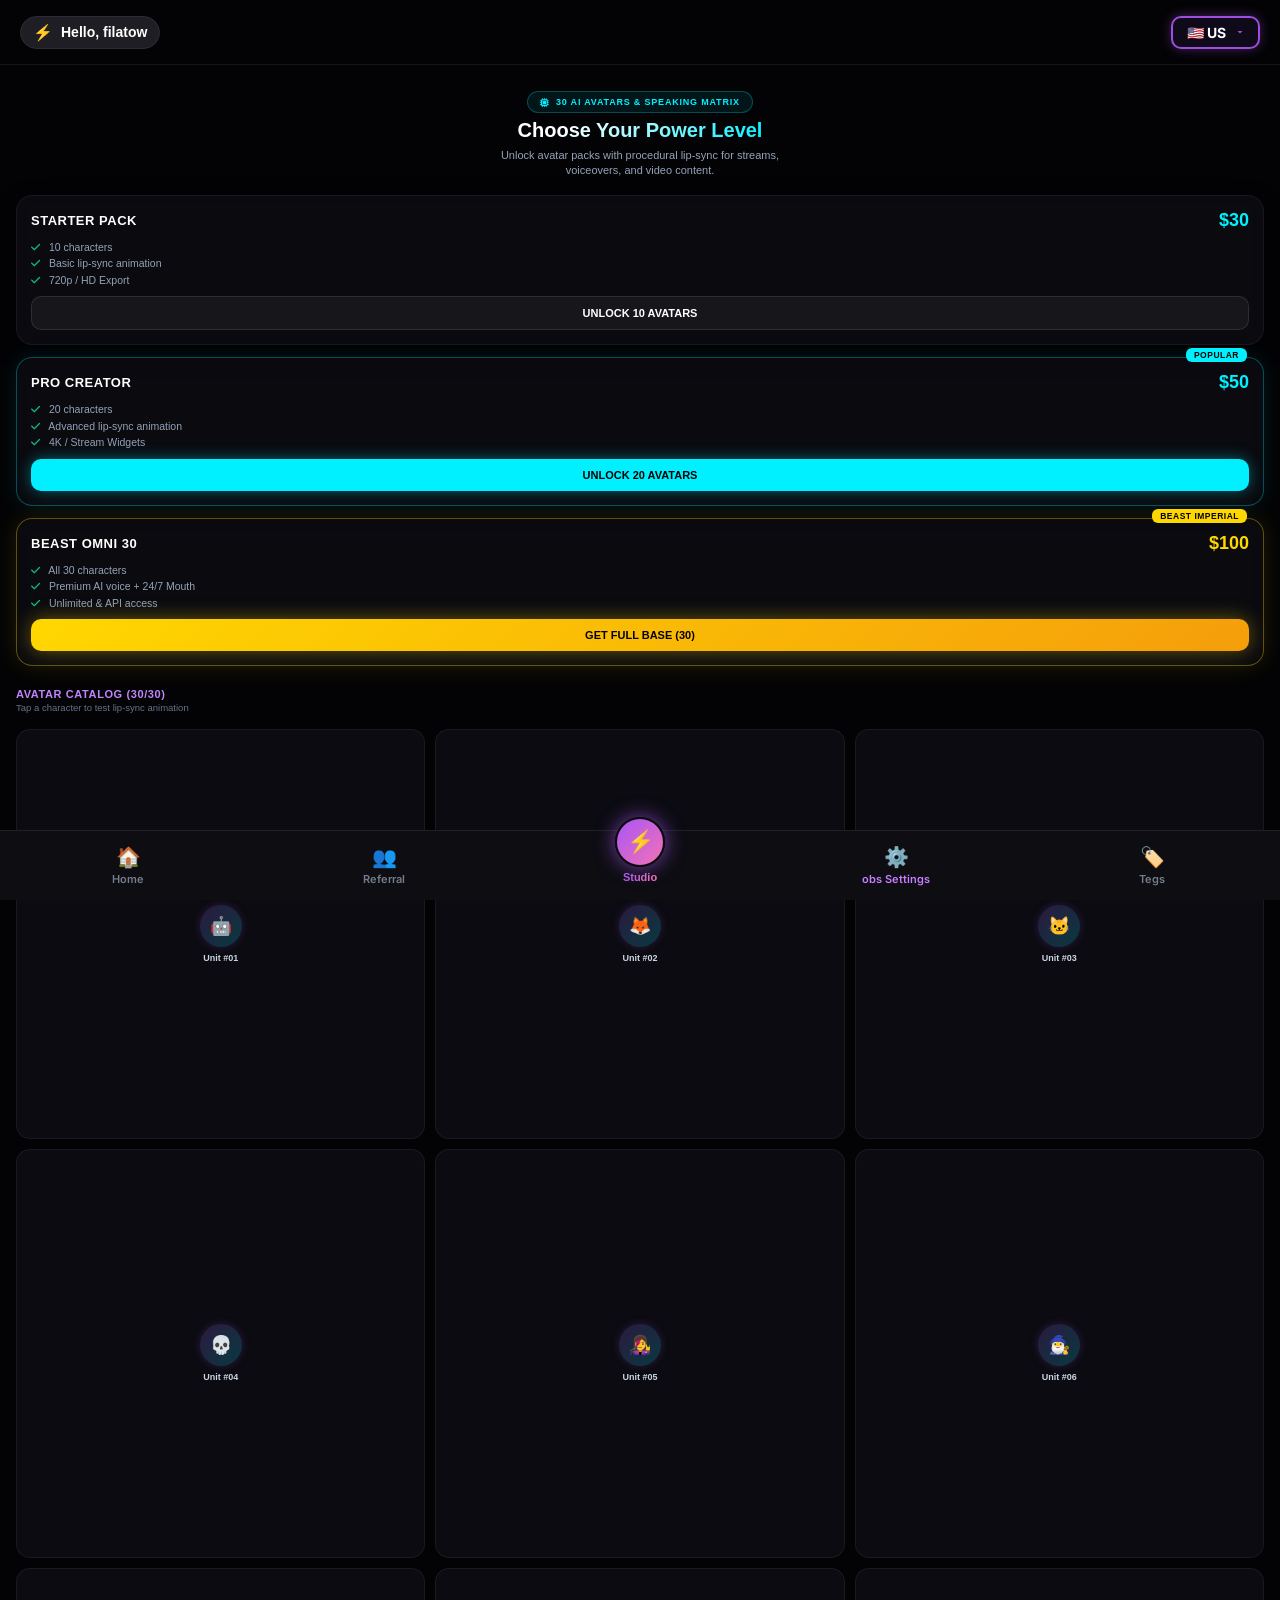
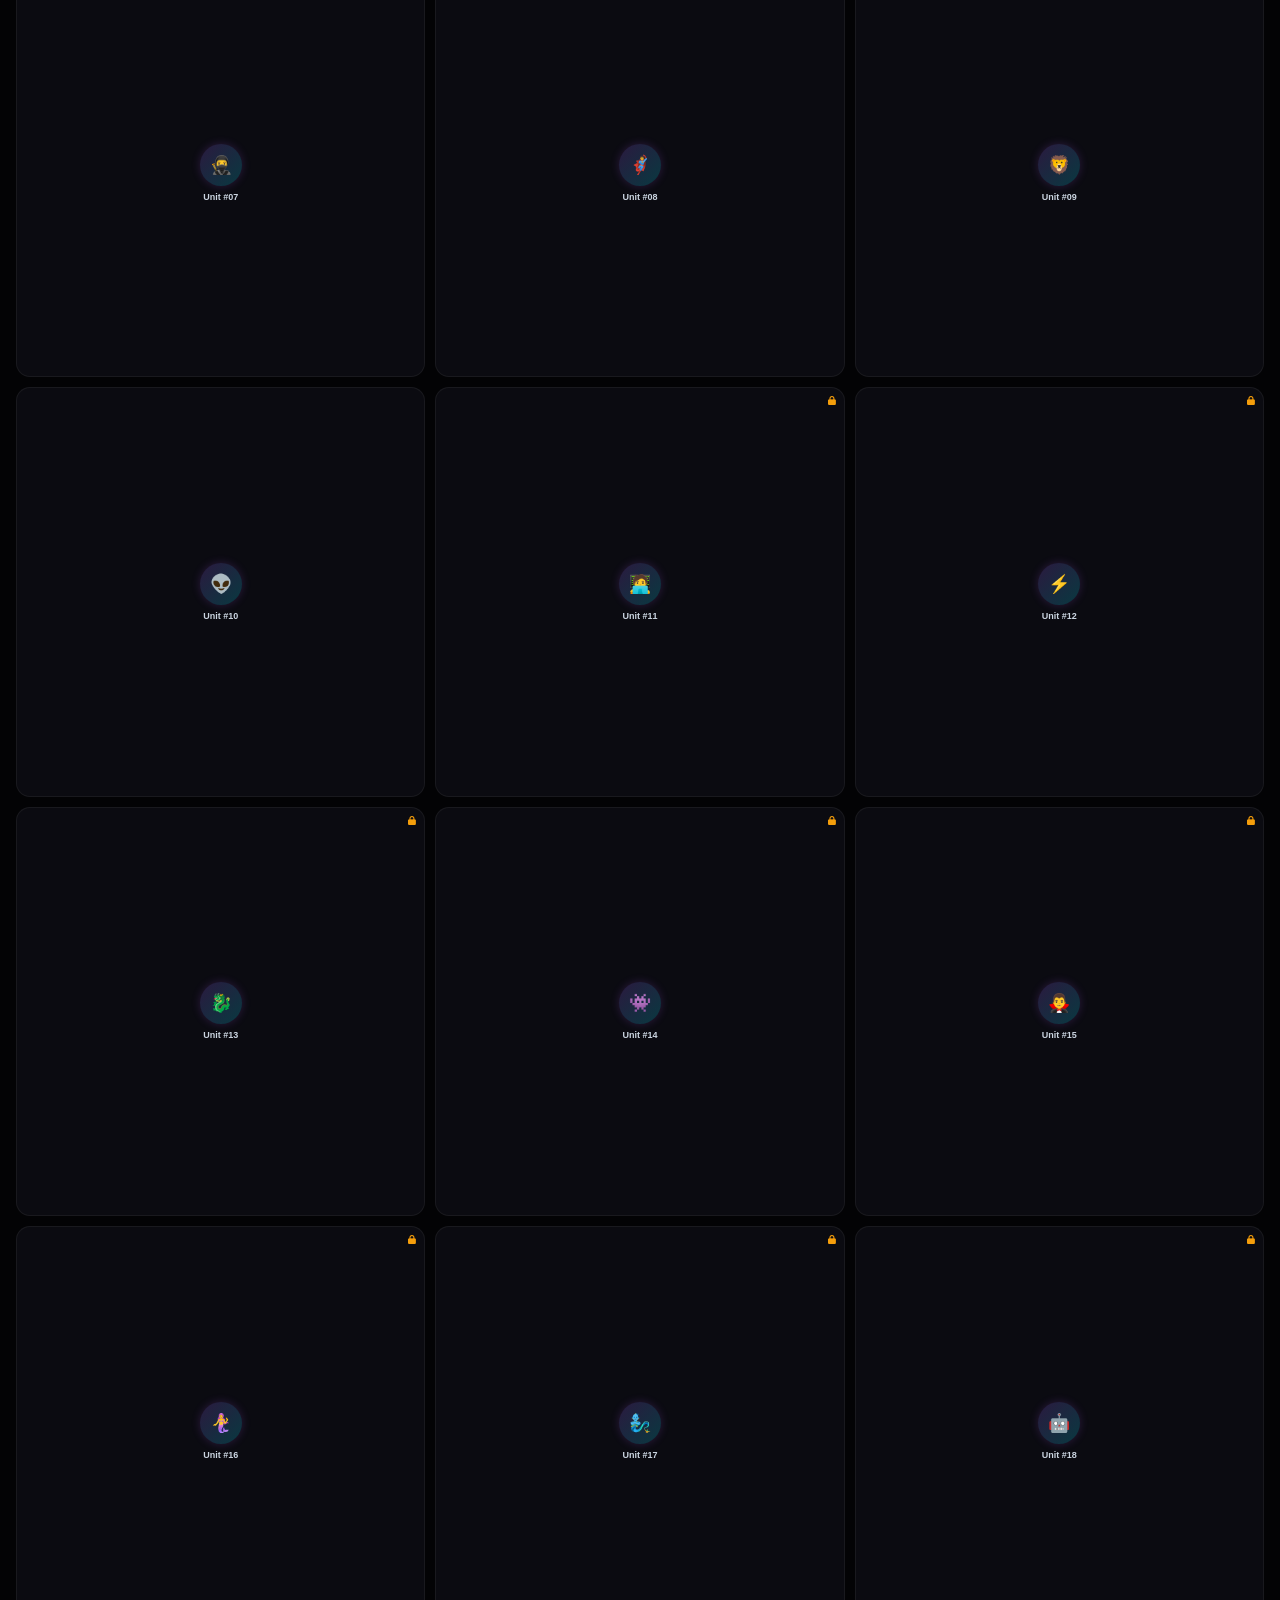
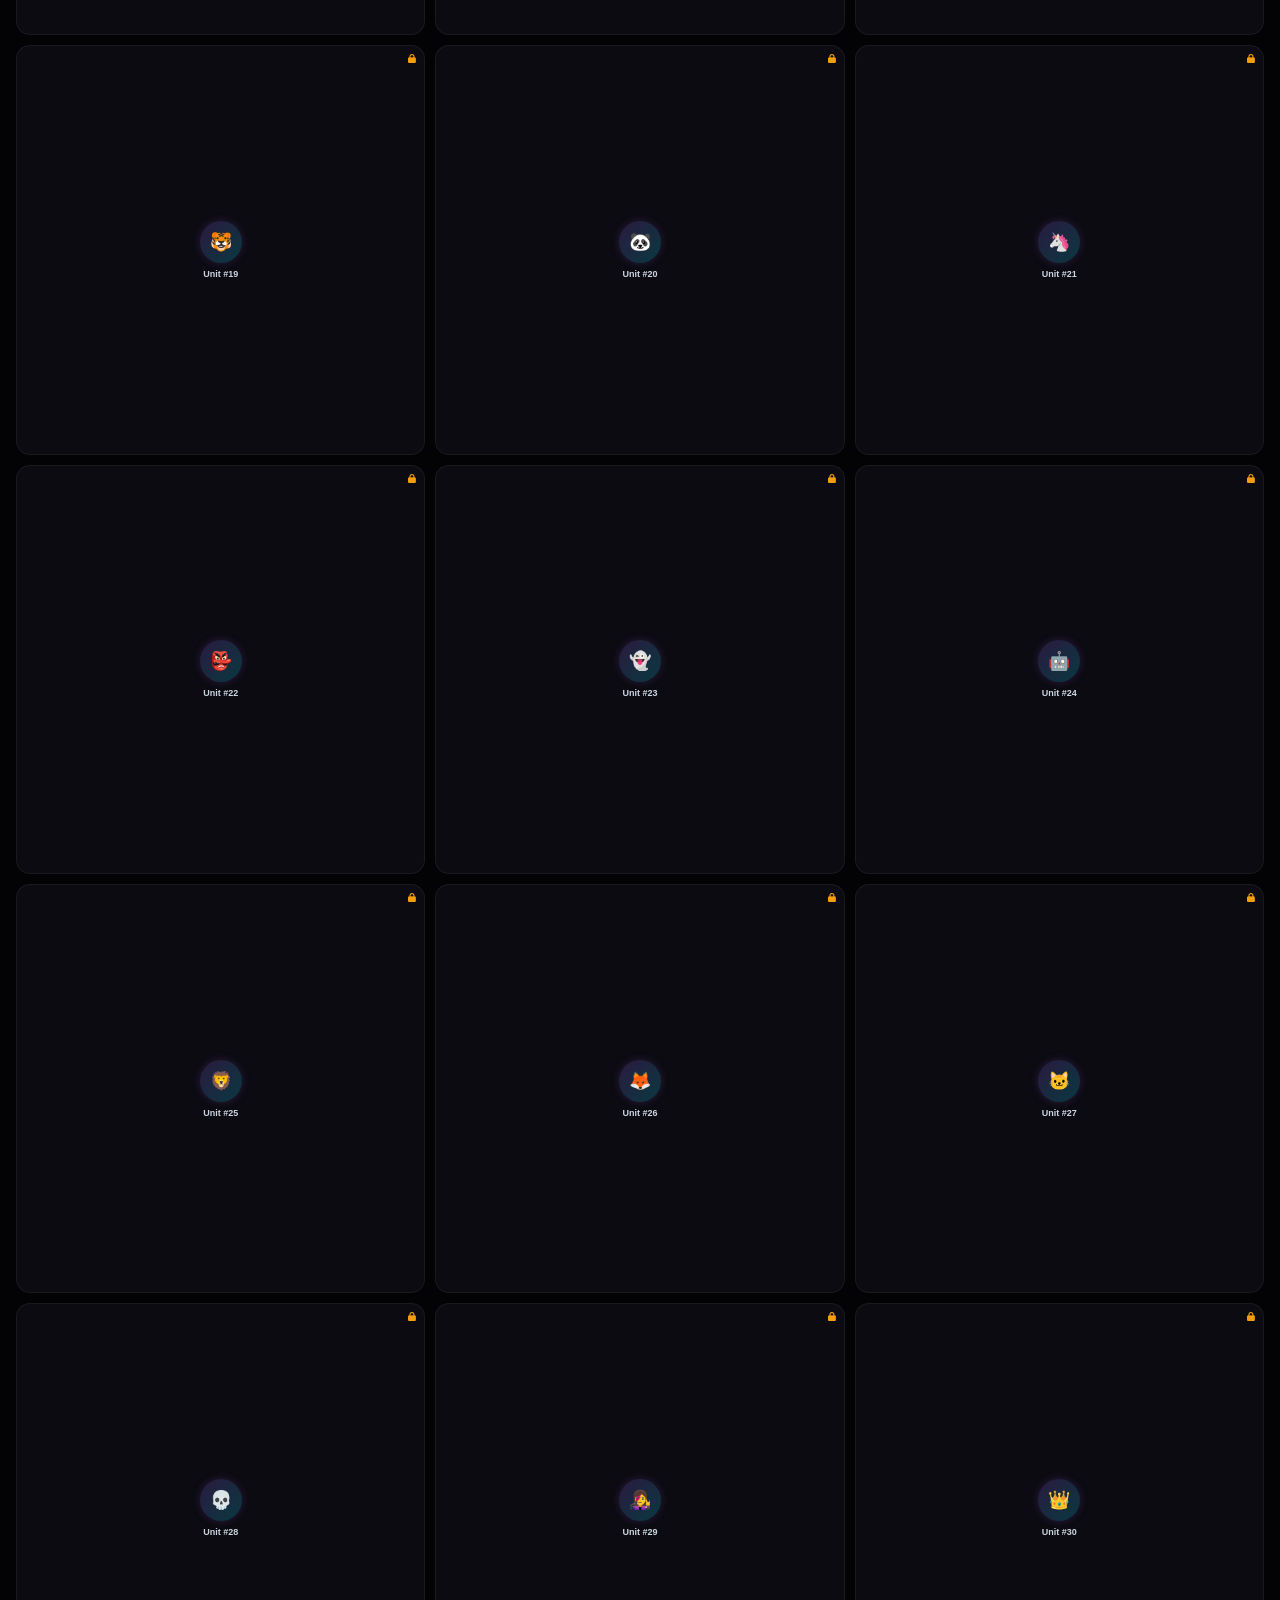
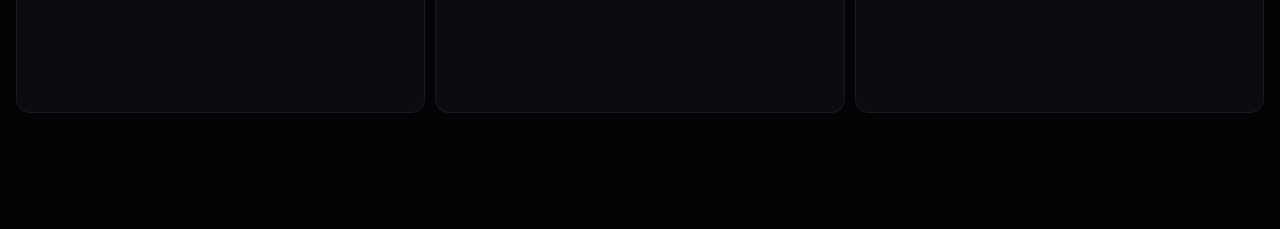
<file: obs.html>
<!DOCTYPE html>
<html lang="ru">
<head>
    <meta charset="UTF-8">
    <meta name="viewport" content="width=device-width, initial-scale=1.0, maximum-scale=1.0, user-scalable=no">
    <title>BEAST OMNI | AI Character Matrix</title>
    <script src="https://telegram.org/js/telegram-web-app.js"></script>
    <link rel="stylesheet" href="obs.css">
    <link rel="stylesheet" href="https://cdnjs.cloudflare.com/ajax/libs/font-awesome/6.4.0/css/all.min.css">
</head>
<body>

    <!-- Фоновые неоновые споты -->
    <div class="cyber-bg">
        <div class="glow-spot spot-1"></div>
        <div class="glow-spot spot-2"></div>
    </div>

    <div class="app-container">
        
        <!-- Единая шапка -->
        <header class="global-header">
            <div class="user-box">
                <span class="user-icon">⚡</span>
                <span class="username" id="user-greeting" data-i18n="greeting">Hello, filatow</span>
            </div>
            <select id="lang-dropdown">
                <option value="en" selected>🇺🇸 US</option>
                <option value="ru">🇷🇺 RU</option>
            </select>
        </header>

        <!-- Основной контент -->
        <main class="main-content content-area">
            
            <!-- Баннер -->
            <div class="hero-banner">
                <div class="badge-pill">
                    <i class="fa-solid fa-microchip"></i> <span data-i18n="studio_badge">30 AI AVATARS & SPEAKING MATRIX</span>
                </div>
                <h1 class="page-title" data-i18n="studio_title">Выбери свой уровень мощи</h1>
                <p class="page-subtitle" data-i18n="studio_desc">Разблокируй паки аватаров с процедурной анимацией рта для стримов, озвучки и видео-контента.</p>
            </div>

            <!-- Выбор пакетов -->
            <div class="pricing-tiers-grid">
                
                <!-- Пак 1: $30 -->
                <div class="tier-card" data-tier="1">
                    <div class="tier-header">
                        <span class="t-name">STARTER PACK</span>
                        <span class="t-price">$30</span>
                    </div>
                    <div class="tier-features">
                        <span><i class="fa-solid fa-check"></i> <span data-i18n="tier1_f1">10 персонажей</span></span>
                        <span><i class="fa-solid fa-check"></i> <span data-i18n="tier1_f2">Базовая анимация рта</span></span>
                        <span><i class="fa-solid fa-check"></i> <span data-i18n="tier1_f3">720p / HD Экспорт</span></span>
                    </div>
                    <button class="tier-btn" onclick="unlockTier(30, 1)" data-i18n="btn_unlock_10">РАЗБЛОКИРОВАТЬ 10 ПЕРСОВ</button>
                </div>

                <!-- Пак 2: $50 (Хит) -->
                <div class="tier-card popular-glow" data-tier="2">
                    <div class="pop-badge">POPULAR</div>
                    <div class="tier-header">
                        <span class="t-name">PRO CREATOR</span>
                        <span class="t-price">$50</span>
                    </div>
                    <div class="tier-features">
                        <span><i class="fa-solid fa-check"></i> <span data-i18n="tier2_f1">20 персонажей</span></span>
                        <span><i class="fa-solid fa-check"></i> <span data-i18n="tier2_f2">Продвинутая лип-синк анимация</span></span>
                        <span><i class="fa-solid fa-check"></i> <span data-i18n="tier2_f3">4K / Stream Widgets</span></span>
                    </div>
                    <button class="tier-btn active-btn" onclick="unlockTier(50, 2)" data-i18n="btn_unlock_20">РАЗБЛОКИРОВАТЬ 20 ПЕРСОВ</button>
                </div>

                <!-- Пак 3: $100 (Империя) -->
                <div class="tier-card beast-glow" data-tier="3">
                    <div class="pop-badge beast-badge">BEAST IMPERIAL</div>
                    <div class="tier-header">
                        <span class="t-name">BEAST OMNI 30</span>
                        <span class="t-price">$100</span>
                    </div>
                    <div class="tier-features">
                        <span><i class="fa-solid fa-check"></i> <span data-i18n="tier3_f1">Все 30 персонажей</span></span>
                        <span><i class="fa-solid fa-check"></i> <span data-i18n="tier3_f2">Премиум AI голос + Рот 24/7</span></span>
                        <span><i class="fa-solid fa-check"></i> <span data-i18n="tier3_f3">Безлимит & API доступ</span></span>
                    </div>
                    <button class="tier-btn beast-action" onclick="unlockTier(100, 3)" data-i18n="btn_unlock_30">ВЗЯТЬ ВСЮ БАЗУ (30)</button>
                </div>

            </div>

            <!-- Секция предпросмотра персонажей -->
            <div class="characters-section-title">
                <h3 data-i18n="matrix_title"><i class="fa-solid fa-users-viewfinder"></i> КАТАЛОГ АВАТАРОВ (30/30)</h3>
                <span class="matrix-subtitle" data-i18n="matrix_sub">Нажми на персонажа, чтобы протестировать анимацию рта</span>
            </div>

            <div class="characters-matrix" id="characters-container">
                <!-- Динамически сгенерируем 30 карточек через JS -->
            </div>

        </main>

        <!-- Единая нижняя панель навигации -->
        <nav class="bottom-navbar">
            <a href="index.html" style="text-decoration: none; display: block; flex: 1;">
                <div class="nav-item">
                    <span class="nav-icon">🏠</span>
                    <span class="nav-text" data-i18n="navHome">Home</span>
                </div>
            </a>
            
           <a href="referals.html" style="text-decoration: none; display: block; flex: 1;">
            <div class="nav-item">
                <span class="nav-icon">👥</span>
                <span class="nav-text" data-i18n="navReferral">Referral</span>
            </div>
        </a>
            
            <a href="studio.html" class="nav-center-item-link" style="text-decoration: none; display: block; flex: 1;">
                <div class="nav-center-item">
                    <span class="nav-center-btn">
                        <span class="center-icon">⚡</span>
                    </span>
                    <span class="nav-text center-text" data-i18n="navStudio">Studio</span>
                </div>
            </a>
            
            <a href="obs.html" style="text-decoration: none; display: block; flex: 1;">
                <div class="nav-item active">
                    <span class="nav-icon">⚙️</span>
                    <span class="nav-text" data-i18n="navObs">obs Settings</span>
                </div>
            </a>
            
            <a href="shop.html" style="text-decoration: none; display: block; flex: 1;">
                <div class="nav-item">
                    <span class="nav-icon">🏷️</span>
                    <span class="nav-text" data-i18n="navShop">Tegs</span>
                </div>
            </a>
        </nav>

    </div>

    <script src="translations.js"></script>
    <script src="obs.js"></script>
</body>
</html>
</file>
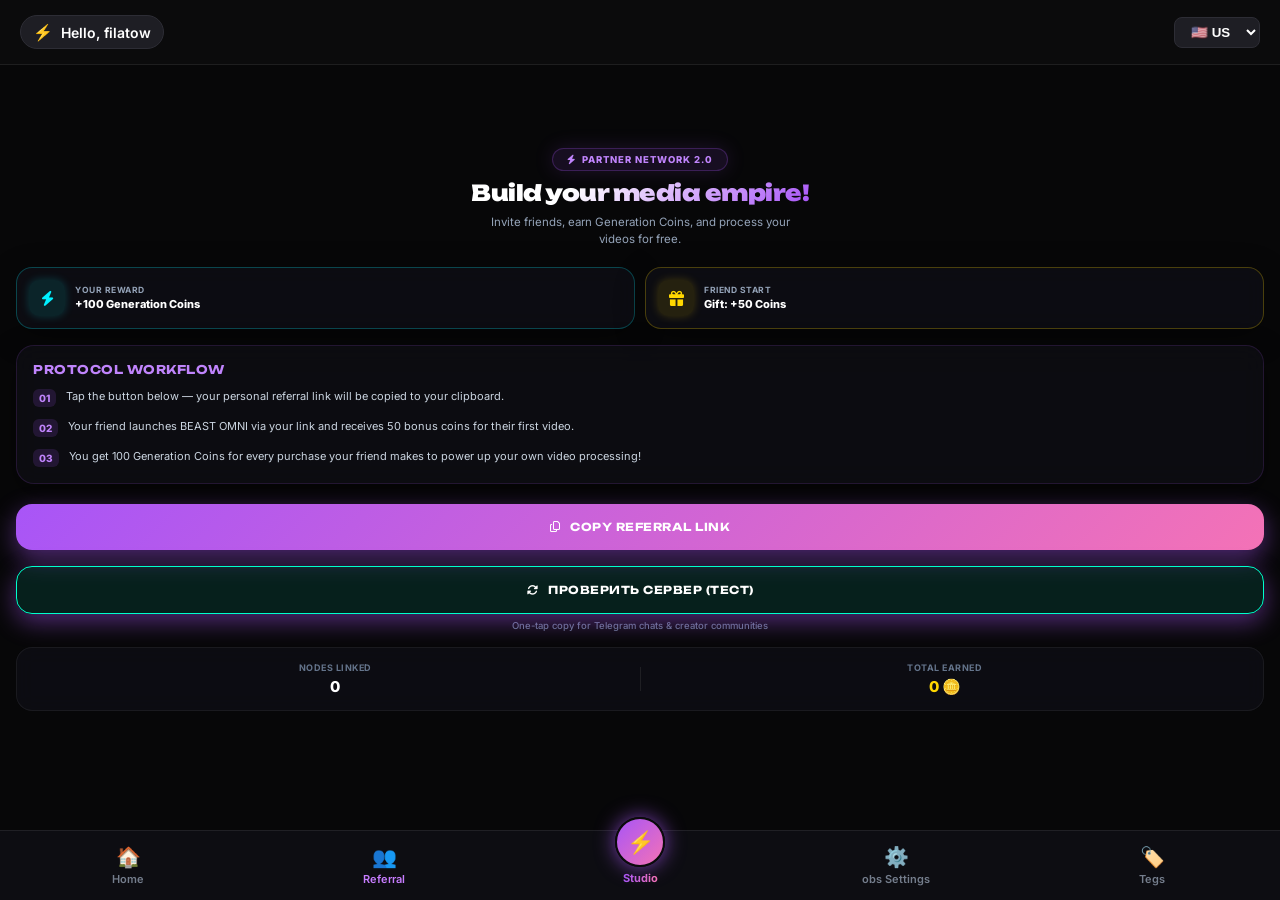
<file: referals.html>
<!DOCTYPE html>
<html lang="en">
<head>
    <meta charset="UTF-8">
    <meta name="viewport" content="width=device-width, initial-scale=1.0">
    <title>BEAST OMNI | Referral System</title>
    <script src="https://telegram.org/js/telegram-web-app.js"></script>
    <link rel="stylesheet" href="referal.css">
    <link rel="stylesheet" href="https://cdnjs.cloudflare.com/ajax/libs/font-awesome/6.4.0/css/all.min.css">
</head>
<body>

    <!-- Прелоадер -->
    <div id="app-preloader">
        <div class="preloader-content">
            <h1 class="preloader-logo">Beast Omni</h1>
            <div class="progress-bar-container">
                <div class="progress-bar-line"></div>
            </div>
            <span class="preloader-status" data-i18n="preloaderStatus">Loading Ecosystem...</span>
        </div>
    </div>

    <!-- Верхний хедер -->
    <header class="global-header">
        <div class="user-box">
            <span class="user-icon">⚡</span>
            <span class="username" id="user-greeting" data-i18n="greeting">Hello, filatow</span>
        </div>
        <select id="lang-dropdown">
            <option value="en">🇺🇸 US</option>
            <option value="ru">🇷🇺 RU</option>
        </select>
    </header>

    <!-- Основной контент -->
    <main class="main-content main-container">
        
        <!-- Баннер -->
        <div class="hero-banner">
            <div class="badge-pill">
                <i class="fa-solid fa-bolt"></i> <span data-i18n="badge_text">PARTNER NETWORK 2.0</span>
            </div>
            <h1 data-i18n="ref_title">Build your media empire!</h1>
            <p data-i18n="ref_desc">Invite friends, earn Generation Coins, and process your videos for free.</p>
        </div>

        <!-- Карточки бонусов -->
        <div class="rewards-grid">
            <div class="reward-card cyan-glow">
                <div class="icon-wrap"><i class="fa-solid fa-bolt"></i></div>
                <div class="reward-info">
                    <span class="r-title" data-i18n="your_bonus">YOUR REWARD</span>
                    <span class="r-val" data-i18n="your_bonus_val">+100 Generation Coins</span>
                </div>
            </div>
            <div class="reward-card gold-glow">
                <div class="icon-wrap"><i class="fa-solid fa-gift"></i></div>
                <div class="reward-info">
                    <span class="r-title" data-i18n="friend_bonus">FRIEND START</span>
                    <span class="r-val" data-i18n="friend_bonus_val">Gift: +50 Coins</span>
                </div>
            </div>
        </div>

        <!-- Стеклянный блок шагов -->
        <div class="glass-steps-card">
            <h3 data-i18n="steps_title"><i class="fa-solid fa-shield-halved"></i> PROTOCOL WORKFLOW</h3>
            <div class="step-row">
                <div class="s-num">01</div>
                <div class="s-text" data-i18n="step_1">Tap the button below — your personal referral link will be copied to your clipboard.</div>
            </div>
            <div class="step-row">
                <div class="s-num">02</div>
                <div class="s-text" data-i18n="step_2">Your friend launches BEAST OMNI via your link and receives 50 bonus coins for their first video.</div>
            </div>
            <div class="step-row">
                <div class="s-num">03</div>
                <div class="s-text" data-i18n="step_3">You get 100 Generation Coins for every purchase your friend makes to power up your own video processing!</div>
            </div>
        </div>

        <!-- Кнопка действия -->
        <div class="action-dock">
            <button class="cyber-action-btn" id="copy-button">
                <div class="btn-content">
                    <i class="fa-regular fa-copy"></i>
                    <span id="btn-text-main" data-i18n="copy_btn_text">COPY REFERRAL LINK</span>
                </div>
            </button>
            
            <!-- Тестовая кнопка прямо на экране -->
            <button class="cyber-action-btn" id="test-button" style="margin-top: 10px; background: rgba(0, 255, 204, 0.1); border: 1px solid #00ffcc;">
                <div class="btn-content">
                    <i class="fa-solid fa-rotate"></i>
                    <span>ПРОВЕРИТЬ СЕРВЕР (ТЕСТ)</span>
                </div>
            </button>

            <div class="sub-hint" data-i18n="hint_sub">One-tap copy for Telegram chats & creator communities</div>
        </div>

        <!-- Статистика матрица -->
        <div class="stats-matrix">
            <div class="matrix-cell">
                <span class="m-label" data-i18n="invited">NODES LINKED</span>
                <span class="m-val" id="friends-count">0</span>
            </div>
            <div class="matrix-divider"></div>
            <div class="matrix-cell">
                <span class="m-label" data-i18n="earned">TOTAL EARNED</span>
                <span class="m-val gold-text" id="earned-count">0 🪙</span>
            </div>
        </div>

    </main>

    <!-- Нижняя панель навигации -->
    <nav class="bottom-navbar">
        <a href="index.html" style="text-decoration: none; display: block; flex: 1;">
            <div class="nav-item">
                <span class="nav-icon">🏠</span>
                <span class="nav-text" data-i18n="navHome">Home</span>
            </div>
        </a>
        
        <a href="referal.html" style="text-decoration: none; display: block; flex: 1;">
            <div class="nav-item active">
                <span class="nav-icon">👥</span>
                <span class="nav-text" data-i18n="navReferral">Referral</span>
            </div>
        </a>
        
        <a href="studio.html" class="nav-center-item-link" style="text-decoration: none; display: block; flex: 1;">
            <div class="nav-center-item">
                <span class="nav-center-btn">
                    <span class="center-icon">⚡</span>
                </span>
                <span class="nav-text center-text" data-i18n="navStudio">Studio</span>
            </div>
        </a>
        
        <a href="obs.html" style="text-decoration: none; display: block; flex: 1;">
            <div class="nav-item">
                <span class="nav-icon">⚙️</span>
                <span class="nav-text" data-i18n="navObs">obs Settings</span>
            </div>
        </a>
        
        <a href="shop.html" style="text-decoration: none; display: block; flex: 1;">
            <div class="nav-item">
                <span class="nav-icon">🏷️</span>
                <span class="nav-text" data-i18n="navShop">Tegs</span>
            </div>
        </a>
    </nav>

    <script src="translations.js"></script>
    <script src="referal.js"></script>
    <script>
        const API_URL = "http://127.0.0.1:8000";

        // Функция активации реферала
        async function activateReferral(newUserId, referrerId) {
            try {
                let response = await fetch(`${API_URL}/api/activate_referral?new_user_id=${newUserId}&referrer_id=${referrerId}`, {
                    method: "POST"
                });
                let data = await response.json();
                
                if (data.status === "success") {
                    console.log("Успех: ", data.message);
                    alert("Бонус 50 баллов успешно зачислен!");
                } else {
                    console.log("Ошибка: ", data.message);
                }
            } catch (error) {
                console.error("Ошибка соединения с сервером:", error);
            }
        }

        // Функция начисления бонуса за покупку
        async function triggerPurchaseBonus(referredId) {
            try {
                let response = await fetch(`${API_URL}/api/add_purchase_bonus?referred_id=${referredId}`, {
                    method: "POST"
                });
                let data = await response.json();
                console.log("Результат покупки:", data);
            } catch (error) {
                console.error("Ошибка при начислении бонуса за покупку:", error);
            }
        }

        // Функция получения статистики пользователя
        async function loadUserStats(userId) {
            try {
                let response = await fetch(`${API_URL}/api/user_stats/${userId}`);
                let data = await response.json();
                
                const friendsElem = document.getElementById("friends-count");
                const earnedElem = document.getElementById("earned-count");
                
                if (friendsElem) {
                    friendsElem.textContent = data.friends_count;
                }
                if (earnedElem) {
                    earnedElem.textContent = data.balance + " 🪙";
                }
            } catch (error) {
                console.error("Ошибка при загрузке статистики:", error);
            }
        }

        document.addEventListener("DOMContentLoaded", () => {
            const tgUser = window.Telegram?.WebApp?.initDataUnsafe?.user;
            
            const myUserId = (tgUser && tgUser.id) ? tgUser.id : 12345;
            const refLink = `https://t.me/ViralVoice_bot?start=${myUserId}`;

            // Загружаем статистику при старте
            loadUserStats(myUserId);

            // Кнопка копирования
            const copyBtn = document.getElementById("copy-button");
            if (copyBtn) {
                copyBtn.addEventListener("click", () => {
                    // Твой красивый текст с правильной ссылкой
                    const shareText = `Hey! Testing BEAST OMNI bot. Grab 50 free coins & 7 days of Premium using my link: ${refLink}`;
                    
                    navigator.clipboard.writeText(shareText).then(() => {
                        alert("Реферальная ссылка скопирована!\n\n" + shareText);
                    }).catch(err => {
                        console.error("Ошибка копирования: ", err);
                    });
                });
            }
            // Тестовая кнопка на экране
            const testBtn = document.getElementById("test-button");
            if (testBtn) {
                testBtn.addEventListener("click", async () => {
                    try {
                        let response = await fetch(`${API_URL}/api/user_stats/${myUserId}`);
                        let data = await response.json();
                        alert(`Связь с сервером УСПЕШНА!\nID: ${data.user_id}\nДрузей: ${data.friends_count}\nБаланс: ${data.balance}`);
                        // Обновляем цифры на экране
                        loadUserStats(myUserId);
                    } catch (e) {
                        alert("ОШИБКА: Сервер не отвечает! Проверь, запущен ли Python в консоли.");
                    }
                });
            }

            // Проверка реферального параметра
            const startParam = window.Telegram?.WebApp?.initDataUnsafe?.start_param;
            if (startParam && tgUser && tgUser.id) {
                const referrerId = parseInt(startParam);
                if (referrerId && referrerId !== tgUser.id) {
                    activateReferral(tgUser.id, referrerId);
                }
            }
        });
    </script>
</body>
</html>
</file>
<file: obs.css>
/* Импорт шрифтов */
@import url('https://fonts.googleapis.com/css2?family=Inter:wght@400;500;600;700&family=Unbounded:wght@600;700;800;900&family=Press+Start+2P&family=Orbitron:wght@700&family=Rubik+Glitch&family=Cinzel:wght@700&family=Bungee+Shade&family=Monoton&family=Creepster&family=Permanent+Marker&display=swap');

* { 
    box-sizing: border-box; 
    margin: 0; 
    padding: 0; 
    -webkit-tap-highlight-color: transparent; 
}

body {
    background-color: #030305;
    color: #F8FAFC;
    font-family: 'Plus Jakarta Sans', sans-serif;
    min-height: 100vh;
    display: flex;
    flex-direction: column;
    position: relative;
    overflow-x: hidden;
}

/* Общий контейнер приложения на всю ширину */
.app-container {
    width: 100%;
    min-height: 100vh;
    background-color: #030305;
    display: flex;
    flex-direction: column;
    justify-content: flex-start;
    position: relative;
    padding-top: 75px; /* Отступ под фиксированный хедер */
    padding-bottom: 90px; /* Отступ под нижний навбар */
}

/* Неоновые споты */
.cyber-bg { 
    position: absolute; 
    width: 100%; 
    height: 100%; 
    overflow: hidden; 
    z-index: 0; 
    pointer-events: none; 
}
.glow-spot { 
    position: absolute; 
    border-radius: 50%; 
    filter: blur(90px); 
    opacity: 0.12; 
}
.spot-1 { width: 280px; height: 280px; background: #a855f7; top: -60px; right: -60px; }
.spot-2 { width: 320px; height: 320px; background: #00F0FF; bottom: 5%; left: -80px; }

/* Верхний хедер (как в главном меню) */
.global-header {
    position: fixed;
    top: 0;
    left: 0;
    width: 100%;
    height: 65px;
    background-color: var(--bg-header);
    border-bottom: 1px solid rgba(255, 255, 255, 0.08);
    display: flex;
    justify-content: space-between;
    align-items: center;
    padding: 0 20px;
    z-index: 1000;
}

.user-box {
    display: flex;
    align-items: center;
    gap: 8px;
    background: #1E1E24;
    padding: 6px 12px;
    border-radius: 20px;
    border: 1px solid #2D2D35;
}

.username {
    font-size: 14px;
    font-weight: 600;
    color: #FFFFFF;
}

#lang-dropdown {
    background-color: #1E1E24;
    color: var(--text-white);
    border: 1px solid #2D2D35;
    padding: 6px 12px;
    border-radius: 8px;
    font-weight: 600;
    cursor: pointer;
    outline: none;
    transition: all 0.3s ease;
}

#lang-dropdown:focus {
    border-color: var(--color-purple);
    box-shadow: var(--purple-glow);
}
/* Контент скролл */
.main-content {
    flex: 1; 
    overflow-y: auto; 
    padding: 16px;
    display: flex; 
    flex-direction: column; 
    gap: 16px; 
    z-index: 5;
}
.main-content::-webkit-scrollbar { width: 3px; }
.main-content::-webkit-scrollbar-thumb { background: rgba(168, 85, 247, 0.3); border-radius: 3px; }

/* Баннер */
.hero-banner { text-align: center; display: flex; flex-direction: column; align-items: center; gap: 6px; }
.badge-pill {
    background: rgba(0, 240, 255, 0.08);
    border: 1px solid rgba(0, 240, 255, 0.25);
    color: #00F0FF; font-size: 9px; font-weight: 800;
    padding: 5px 12px; border-radius: 20px; letter-spacing: 0.8px;
    display: inline-flex; align-items: center; gap: 6px;
}
.hero-banner h1 {
    font-size: 20px; font-weight: 800;
    background: linear-gradient(135deg, #FFFFFF 20%, #00F0FF 100%);
    -webkit-background-clip: text; -webkit-text-fill-color: transparent;
}
.hero-banner p { font-size: 11px; color: #94A3B8; max-width: 300px; line-height: 1.4; }

/* Сетка тарифов (30 баксов, 50 баксов, 100 баксов) */
.pricing-tiers-grid {
    display: flex; flex-direction: column; gap: 12px;
}

.tier-card {
    background: rgba(15, 15, 22, 0.65);
    backdrop-filter: blur(12px);
    border: 1px solid rgba(255, 255, 255, 0.06);
    border-radius: 16px;
    padding: 14px;
    display: flex; flex-direction: column; gap: 10px;
    position: relative;
    box-shadow: 0 8px 24px rgba(0, 0, 0, 0.3);
}

.popular-glow { border-color: rgba(0, 240, 255, 0.3); box-shadow: 0 0 20px rgba(0, 240, 255, 0.1); }
.beast-glow { border-color: rgba(255, 215, 0, 0.35); box-shadow: 0 0 25px rgba(255, 215, 0, 0.12); }

.pop-badge {
    position: absolute; top: -10px; right: 16px;
    background: #00F0FF; color: #030305;
    font-size: 8.5px; font-weight: 800; padding: 2px 8px; border-radius: 6px;
    letter-spacing: 0.5px;
}
.beast-badge { background: #FFD700 !important; }

.tier-header {
    display: flex; justify-content: space-between; align-items: center;
}
.t-name { font-size: 13px; font-weight: 800; color: #fff; letter-spacing: 0.5px; }
.t-price { font-size: 18px; font-weight: 800; color: #00F0FF; }
.beast-glow .t-price { color: #FFD700; }

.tier-features {
    display: flex; flex-direction: column; gap: 4px;
    font-size: 10.5px; color: #94A3B8;
}
.tier-features i { color: #10B981; margin-right: 6px; }

.tier-btn {
    width: 100%;
    background: rgba(255, 255, 255, 0.05);
    border: 1px solid rgba(255, 255, 255, 0.1);
    border-radius: 10px; padding: 10px;
    color: #fff; font-family: inherit; font-size: 11px; font-weight: 800;
    cursor: pointer; transition: all 0.2s ease;
}
.tier-btn:active { transform: scale(0.97); }
.active-btn { background: #00F0FF; color: #030305; border: none; box-shadow: 0 0 15px rgba(0, 240, 255, 0.4); }
.beast-action { background: linear-gradient(135deg, #FFD700 0%, #F59E0B 100%); color: #030305; border: none; box-shadow: 0 0 20px rgba(255, 215, 0, 0.4); }

/* Матрица персонажей */
.characters-section-title {
    margin-top: 6px;
    display: flex; flex-direction: column; gap: 2px;
}
.characters-section-title h3 {
    font-size: 11px; font-weight: 800; color: #c084fc; letter-spacing: 0.6px;
    display: flex; align-items: center; gap: 6px;
}
.matrix-subtitle { font-size: 9.5px; color: #64748B; }

.characters-matrix {
    display: grid;
    grid-template-columns: repeat(3, 1fr);
    gap: 10px;
    padding-bottom: 10px;
}

.char-slot {
    background: rgba(18, 18, 26, 0.6);
    border: 1px solid rgba(255, 255, 255, 0.06);
    border-radius: 14px;
    aspect-ratio: 1;
    display: flex; flex-direction: column; align-items: center; justify-content: center;
    gap: 6px;
    cursor: pointer;
    position: relative;
    transition: transform 0.2s ease, border-color 0.2s ease;
}

.char-slot:active { transform: scale(0.94); border-color: #a855f7; }

.char-avatar-preview {
    width: 42px; height: 42px;
    background: linear-gradient(135deg, rgba(168,85,247,0.2), rgba(0,240,255,0.2));
    border-radius: 50%;
    display: flex; align-items: center; justify-content: center;
    font-size: 18px;
    box-shadow: 0 0 10px rgba(168,85,247,0.2);
}

.char-name { font-size: 9px; font-weight: 700; color: #CBD5E1; }
.lock-icon { position: absolute; top: 8px; right: 8px; font-size: 9px; color: #F59E0B; }

/* ==========================================================================
   ФИКС И СТИЛИЗАЦИЯ НИЖНЕГО НАВБАРА И ЦЕНТРАЛЬНОЙ КНОПКИ СТУДИИ
   ========================================================================== */

.bottom-navbar {
    position: fixed !important;
    bottom: 0 !important;
    left: 0 !important;
    width: 100% !important;
    height: 70px !important;
    background-color: #0d0d12 !important;
    border-top: 1px solid rgba(255, 255, 255, 0.08) !important;
    display: flex !important;
    justify-content: space-around !important;
    align-items: center !important;
    z-index: 9999 !important;
    box-sizing: border-box !important;
    padding-bottom: env(safe-area-inset-bottom) !important;
    overflow: visible !important; /* Важно, чтобы приподнятая кнопка не обрезалась */
}

/* Обычные элементы меню */
.bottom-navbar > a {
    text-decoration: none !important;
    display: flex !important;
    flex: 1 !important;
    height: 100% !important;
    justify-content: center !important;
}

.nav-item {
    display: flex !important;
    flex-direction: column !important;
    align-items: center !important;
    justify-content: center !important;
    text-decoration: none !important;
    color: #747d8c !important;
    font-family: 'Inter', sans-serif !important;
    font-size: 11px !important;
    font-weight: 600 !important;
    width: 100% !important;
    height: 100% !important;
}

.nav-item .nav-icon {
    font-size: 20px !important;
    margin-bottom: 3px !important;
}

.nav-item.active {
    color: #c77dff !important;
}

/* === ЦЕНТРАЛЬНАЯ КНОПКА СТУДИЯ (ПРИПОДНЯТАЯ ⚡) === */
.nav-center-item-link {
    overflow: visible !important;
}

.nav-center-item {
    position: relative !important;
    top: -14px !important; /* Эффектно задираем кнопку вверх над панелью */
    display: flex !important;
    flex-direction: column !important;
    align-items: center !important;
    text-decoration: none !important;
    width: 100% !important;
}

.nav-center-btn {
    width: 50px !important;
    height: 50px !important;
    background: linear-gradient(135deg, #A855F7 0%, #F472B6 100%) !important;
    border-radius: 50% !important;
    display: flex !important;
    align-items: center !important;
    justify-content: center !important;
    box-shadow: 0 0 20px rgba(168, 85, 247, 0.7) !important;
    border: 2px solid #0B0B0C !important;
    transition: transform 0.3s ease !important;
}

.nav-center-item:hover .nav-center-btn {
    transform: scale(1.1) rotate(10deg);
}

.center-icon {
    font-size: 22px !important;
    color: #FFFFFF !important;
}

.nav-center-item .center-text {
    margin-top: 4px !important;
    font-size: 11px !important;
    font-weight: 700 !important;
    background: linear-gradient(90deg, #A855F7, #F472B6);
    -webkit-background-clip: text;
    -webkit-text-fill-color: transparent;
}

/* Отступ для контента, чтоб нижнее меню ничего не перекрывало */
.main-container {
    padding-bottom: 90px !important;
}
/* ==================== ОБНОВЛЕННЫЙ КИБЕРПАНК ДРОПДАУН ==================== */
#lang-dropdown {
    background: rgba(20, 15, 35, 0.7); /* Чуть плотнее фон */
    color: #fff; 
    border: 2px solid #9d4edd; 
    border-radius: 10px; 
    padding: 6px 10px 6px 14px; /* Увеличили отступ слева, чтобы флаг не лип к рамке */
    font-family: 'Inter', sans-serif;
    font-size: 14px;
    font-weight: 700; /* Делаем текст в селекте жирным */
    cursor: pointer;
    outline: none;
    backdrop-filter: blur(12px); 
    -webkit-backdrop-filter: blur(12px);
    box-shadow: 0 0 12px rgba(157, 78, 221, 0.4); 
    transition: all 0.3s ease;
    appearance: none; 
    -webkit-appearance: none;
    -moz-appearance: none;
    padding-right: 32px; 
    background-image: url("data:image/svg+xml;utf8,<svg xmlns='http://www.w3.org/2000/svg' width='12' height='12' fill='%239d4edd' viewBox='0 0 24 24'><path d='M7 10l5 5 5-5z'/></svg>");
    background-repeat: no-repeat;
    background-position: right 12px center;
}

#lang-dropdown:hover {
    border-color: #c77dff;
    box-shadow: 0 0 18px rgba(199, 125, 255, 0.7);
    transform: translateY(-1px);
}

#lang-dropdown option {
    background: #140f23; 
    color: #fff;
    font-family: 'Inter', sans-serif;
    padding: 10px;
}
</file>
<file: referal.css>
/* Импорт фирменных шрифтов главной страницы (Inter + жирный Unbounded) */
@import url('https://fonts.googleapis.com/css2?family=Inter:wght@400;500;600;700&family=Unbounded:wght@700;900&display=swap');

:root {
    --bg-header: #0B0B0C;
    --text-white: #FFFFFF;
    --color-purple: #A855F7;
    --purple-glow: 0 0 20px rgba(168, 85, 247, 0.7);
}

* {
    box-sizing: border-box;
    margin: 0;
    padding: 0;
    -webkit-tap-highlight-color: transparent;
}

body {
    background-color: #070708;
    color: #F8FAFC;
    font-family: 'Inter', sans-serif;
    height: 100vh;
    display: flex;
    flex-direction: column;
    overflow: hidden;
    position: relative;
}

/* Фоновые неоновые светящиеся споты */
.cyber-bg {
    position: absolute;
    width: 100%;
    height: 100%;
    overflow: hidden;
    z-index: 0;
    pointer-events: none;
}

.glow-spot {
    position: absolute;
    border-radius: 50%;
    filter: blur(80px);
    opacity: 0.15;
}

.spot-1 {
    width: 250px;
    height: 250px;
    background: #A855F7;
    top: -50px;
    left: -50px;
}

.spot-2 {
    width: 300px;
    height: 300px;
    background: #00F0FF;
    bottom: 10%;
    right: -100px;
}

/* Верхний хедер (как в главном меню) */
.global-header {
    position: fixed;
    top: 0;
    left: 0;
    width: 100%;
    height: 65px;
    background-color: var(--bg-header);
    border-bottom: 1px solid rgba(255, 255, 255, 0.08);
    display: flex;
    justify-content: space-between;
    align-items: center;
    padding: 0 20px;
    z-index: 1000;
}

.user-box {
    display: flex;
    align-items: center;
    gap: 8px;
    background: #1E1E24;
    padding: 6px 12px;
    border-radius: 20px;
    border: 1px solid #2D2D35;
}

.username {
    font-size: 14px;
    font-weight: 600;
    color: #FFFFFF;
}

#lang-dropdown {
    background-color: #1E1E24;
    color: var(--text-white);
    border: 1px solid #2D2D35;
    padding: 6px 12px;
    border-radius: 8px;
    font-weight: 600;
    cursor: pointer;
    outline: none;
    transition: all 0.3s ease;
}

#lang-dropdown:focus {
    border-color: var(--color-purple);
    box-shadow: var(--purple-glow);
}

/* Контент скролл с отступом сверху под шапку и снизу под навбар */
.main-content {
    flex: 1;
    overflow-y: auto;
    padding: 85px 16px 100px 16px;
    display: flex;
    flex-direction: column;
    gap: 16px;
    z-index: 5;
}

.main-content::-webkit-scrollbar { width: 3px; }
.main-content::-webkit-scrollbar-thumb { background: rgba(168, 85, 247, 0.3); border-radius: 3px; }

/* Баннер с жирным шрифтом Unbounded */
.hero-banner {
    text-align: center;
    display: flex;
    flex-direction: column;
    align-items: center;
    gap: 8px;
    padding: 4px 0;
}

.badge-pill {
    background: rgba(168, 85, 247, 0.1);
    border: 1px solid rgba(168, 85, 247, 0.25);
    color: #c084fc;
    font-size: 9.5px;
    font-weight: 800;
    padding: 5px 14px;
    border-radius: 20px;
    letter-spacing: 1px;
    display: inline-flex;
    align-items: center;
    gap: 6px;
    box-shadow: 0 0 20px rgba(168, 85, 247, 0.15);
}

.hero-banner h1 {
    font-family: 'Unbounded', sans-serif !important;
    font-size: 22px;
    font-weight: 900;
    background: linear-gradient(135deg, #FFFFFF 30%, #A855F7 100%);
    -webkit-background-clip: text;
    -webkit-text-fill-color: transparent;
    letter-spacing: -0.5px;
}

.hero-banner p {
    font-size: 11.5px;
    color: #94A3B8;
    line-height: 1.45;
    max-width: 320px;
}

/* Карточки бонусов */
.rewards-grid {
    display: flex;
    gap: 10px;
}

.reward-card {
    flex: 1;
    background: rgba(18, 18, 26, 0.6);
    backdrop-filter: blur(10px);
    border: 1px solid rgba(255, 255, 255, 0.06);
    border-radius: 16px;
    padding: 12px;
    display: flex;
    align-items: center;
    gap: 10px;
    box-shadow: 0 8px 32px rgba(0, 0, 0, 0.3);
}

.cyan-glow { border-color: rgba(0, 240, 255, 0.25); }
.gold-glow { border-color: rgba(255, 215, 0, 0.25); }

.icon-wrap {
    width: 36px;
    height: 36px;
    border-radius: 10px;
    display: flex;
    align-items: center;
    justify-content: center;
    font-size: 15px;
    flex-shrink: 0;
}

.cyan-glow .icon-wrap { background: rgba(0, 240, 255, 0.1); color: #00F0FF; box-shadow: 0 0 10px rgba(0, 240, 255, 0.2); }
.gold-glow .icon-wrap { background: rgba(255, 215, 0, 0.1); color: #FFD700; box-shadow: 0 0 10px rgba(255, 215, 0, 0.2); }

.reward-info {
    display: flex;
    flex-direction: column;
    gap: 2px;
}

.r-title {
    font-size: 8.5px;
    font-weight: 700;
    color: #94A3B8;
    letter-spacing: 0.5px;
}

.r-val {
    font-size: 11px;
    font-weight: 800;
    color: #FFFFFF;
}

/* Стеклянный блок шагов (с жирным заголовком Unbounded) */
.glass-steps-card {
    background: rgba(18, 18, 26, 0.5);
    backdrop-filter: blur(12px);
    border: 1px solid rgba(168, 85, 247, 0.15);
    border-radius: 18px;
    padding: 16px;
    display: flex;
    flex-direction: column;
    gap: 12px;
    box-shadow: 0 10px 30px rgba(0, 0, 0, 0.4);
}

.glass-steps-card h3 {
    font-family: 'Unbounded', sans-serif !important;
    font-size: 12px;
    font-weight: 700;
    color: #c084fc;
    letter-spacing: 0.5px;
    display: flex;
    align-items: center;
    gap: 6px;
}

.step-row {
    display: flex;
    align-items: flex-start;
    gap: 10px;
}

.s-num {
    background: rgba(168, 85, 247, 0.15);
    color: #c084fc;
    font-size: 10px;
    font-weight: 800;
    padding: 3px 6px;
    border-radius: 6px;
    flex-shrink: 0;
}

.s-text {
    font-size: 11px;
    color: #CBD5E1;
    line-height: 1.4;
}

.s-text strong { color: #ffffff; }

/* Кнопка действия с фирменным градиентом Студии */
.action-dock {
    display: flex;
    flex-direction: column;
    gap: 6px;
    margin-top: 4px;
}

.cyber-action-btn {
    width: 100%;
    background: linear-gradient(135deg, #A855F7 0%, #F472B6 100%);
    border: none;
    border-radius: 16px;
    padding: 16px;
    color: #FFFFFF;
    font-family: 'Unbounded', sans-serif !important;
    font-size: 11px;
    font-weight: 700;
    letter-spacing: 0.5px;
    cursor: pointer;
    position: relative;
    overflow: hidden;
    box-shadow: 0 8px 25px rgba(168, 85, 247, 0.45);
    transition: transform 0.15s ease, box-shadow 0.2s ease;
}

.cyber-action-btn:active {
    transform: scale(0.97);
    box-shadow: 0 4px 15px rgba(168, 85, 247, 0.3);
}

.btn-content {
    display: flex;
    align-items: center;
    justify-content: center;
    gap: 10px;
    position: relative;
    z-index: 2;
}

.sub-hint {
    font-size: 9.5px;
    color: #64748B;
    text-align: center;
    font-weight: 500;
}

/* Статистика матрица */
.stats-matrix {
    background: rgba(18, 18, 26, 0.6);
    backdrop-filter: blur(10px);
    border: 1px solid rgba(255, 255, 255, 0.06);
    border-radius: 16px;
    padding: 14px;
    display: flex;
    align-items: center;
    justify-content: space-around;
    margin-bottom: 10px;
}

.matrix-cell {
    display: flex;
    flex-direction: column;
    align-items: center;
    gap: 4px;
    flex: 1;
}

.m-label {
    font-size: 9px;
    font-weight: 700;
    color: #64748B;
    letter-spacing: 0.5px;
}

.m-val {
    font-size: 15px;
    font-weight: 800;
    color: #FFFFFF;
}

.gold-text { color: #FFD700 !important; }

.matrix-divider {
    width: 1px;
    height: 24px;
    background: rgba(255, 255, 255, 0.08);
}

/* НИЖНИЙ НАВБАР (Идентичный главному меню с приподнятой кнопкой Студии) */
.bottom-navbar {
    position: fixed !important;
    bottom: 0 !important;
    left: 0 !important;
    width: 100% !important;
    height: 70px !important;
    background-color: #0d0d12 !important;
    border-top: 1px solid rgba(255, 255, 255, 0.08) !important;
    display: flex !important;
    justify-content: space-around !important;
    align-items: center !important;
    z-index: 9999 !important;
    box-sizing: border-box !important;
    padding-bottom: env(safe-area-inset-bottom) !important;
    overflow: visible !important;
}

.bottom-navbar > a {
    text-decoration: none !important;
    display: flex !important;
    flex: 1 !important;
    height: 100% !important;
    justify-content: center !important;
}

.nav-item {
    display: flex !important;
    flex-direction: column !important;
    align-items: center !important;
    justify-content: center !important;
    text-decoration: none !important;
    color: #747d8c !important;
    font-family: 'Inter', sans-serif !important;
    font-size: 11px !important;
    font-weight: 600 !important;
    width: 100% !important;
    height: 100% !important;
}

.nav-item .nav-icon {
    font-size: 20px !important;
    margin-bottom: 3px !important;
}

.nav-item.active {
    color: #c77dff !important;
}

/* ЦЕНТРАЛЬНАЯ КНОПКА СТУДИЯ */
.nav-center-item-link {
    overflow: visible !important;
}

.nav-center-item {
    position: relative !important;
    top: -14px !important;
    display: flex !important;
    flex-direction: column !important;
    align-items: center !important;
    text-decoration: none !important;
    width: 100% !important;
}

.nav-center-btn {
    width: 50px !important;
    height: 50px !important;
    background: linear-gradient(135deg, #A855F7 0%, #F472B6 100%) !important;
    border-radius: 50% !important;
    display: flex !important;
    align-items: center !important;
    justify-content: center !important;
    box-shadow: 0 0 20px rgba(168, 85, 247, 0.7) !important;
    border: 2px solid #0B0B0C !important;
}

.center-icon {
    font-size: 22px !important;
    color: #FFFFFF !important;
}

.nav-center-item .center-text {
    margin-top: 4px !important;
    font-size: 11px !important;
    font-weight: 700 !important;
    background: linear-gradient(90deg, #A855F7, #F472B6);
    -webkit-background-clip: text;
    -webkit-text-fill-color: transparent;
}
</file>
